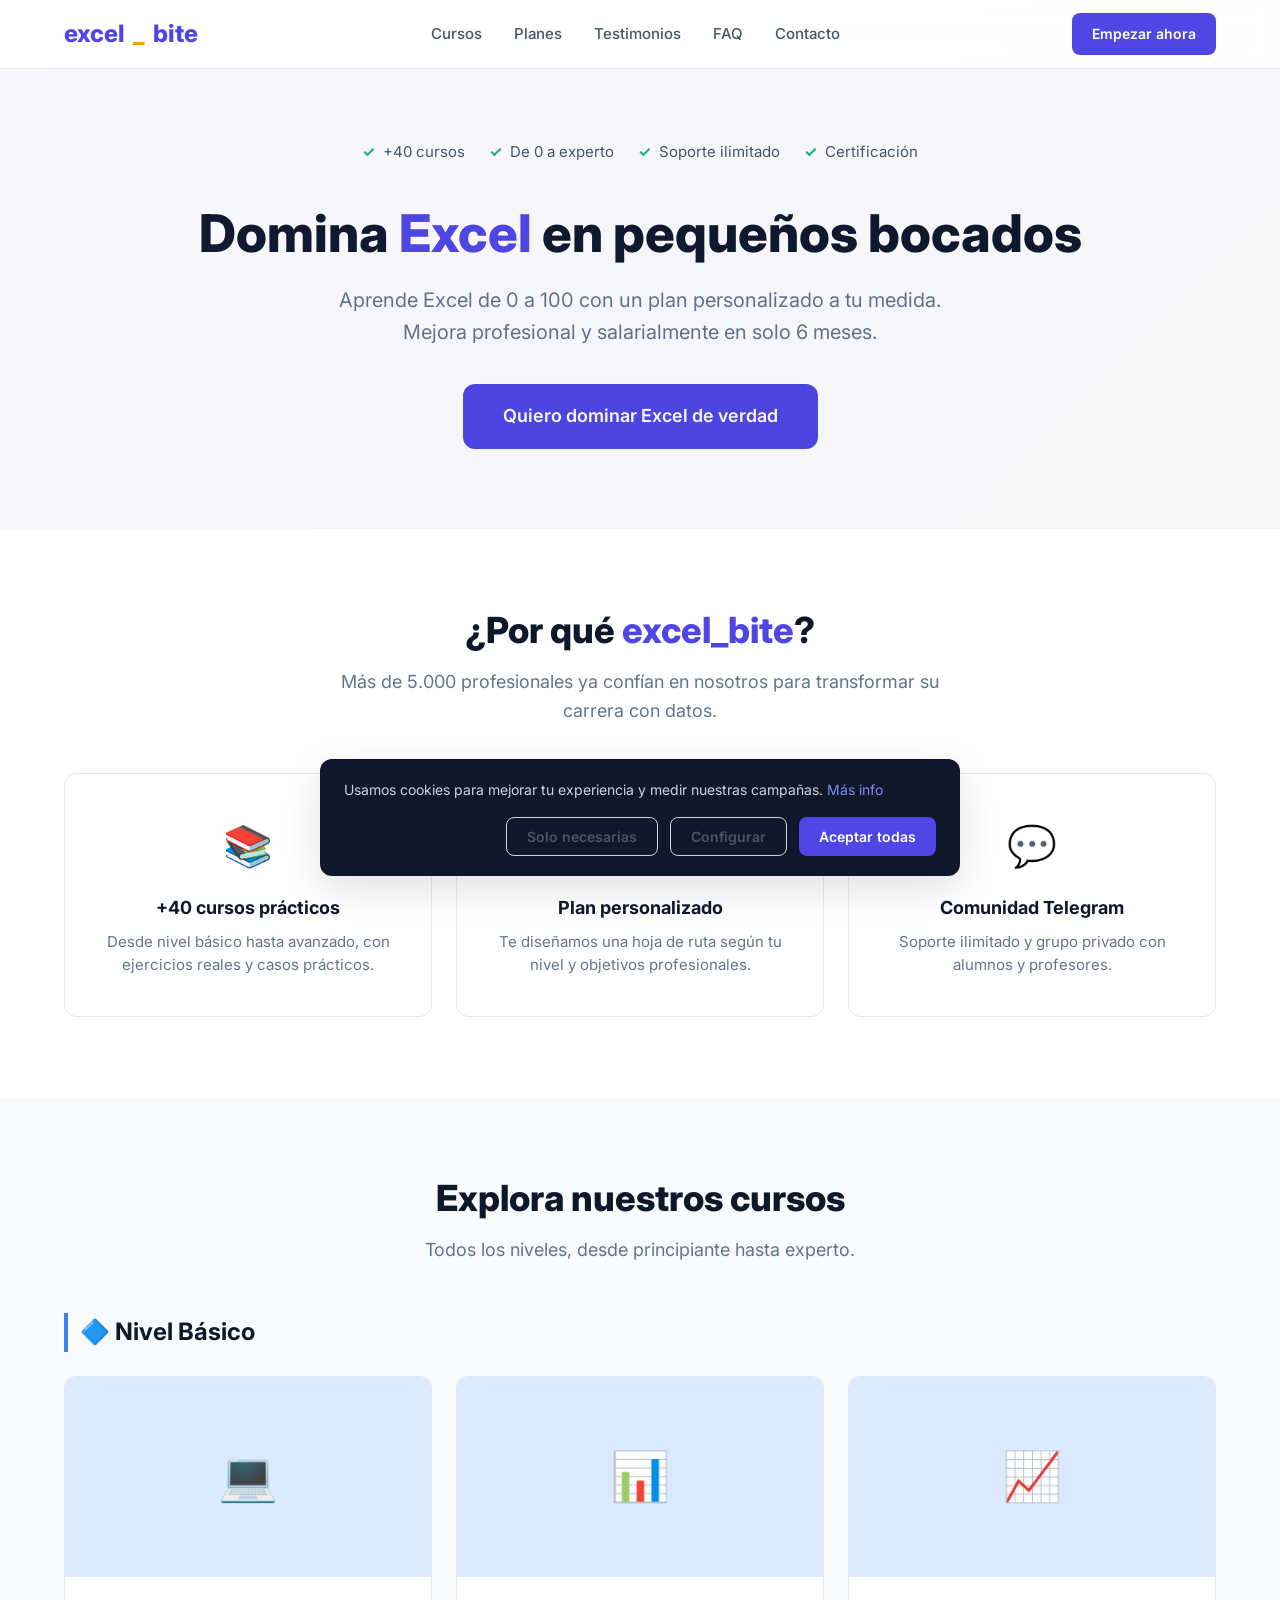
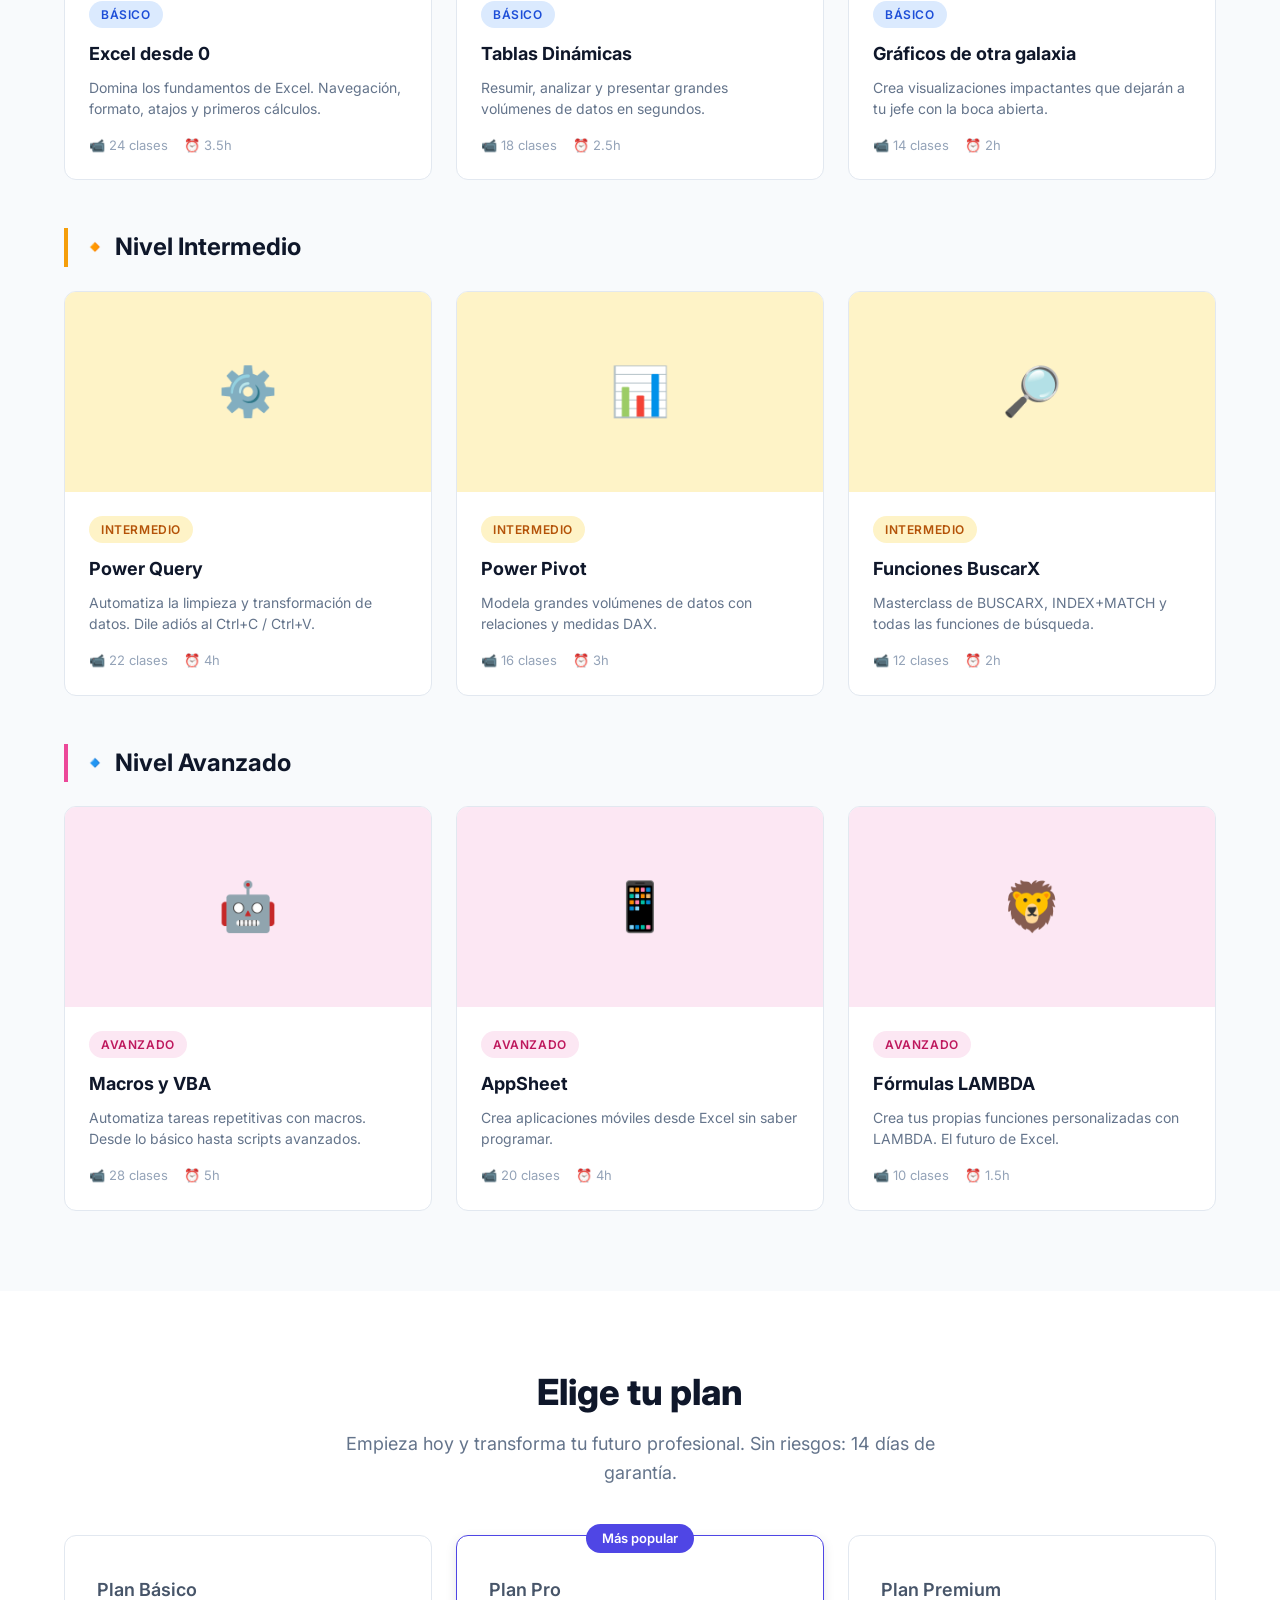
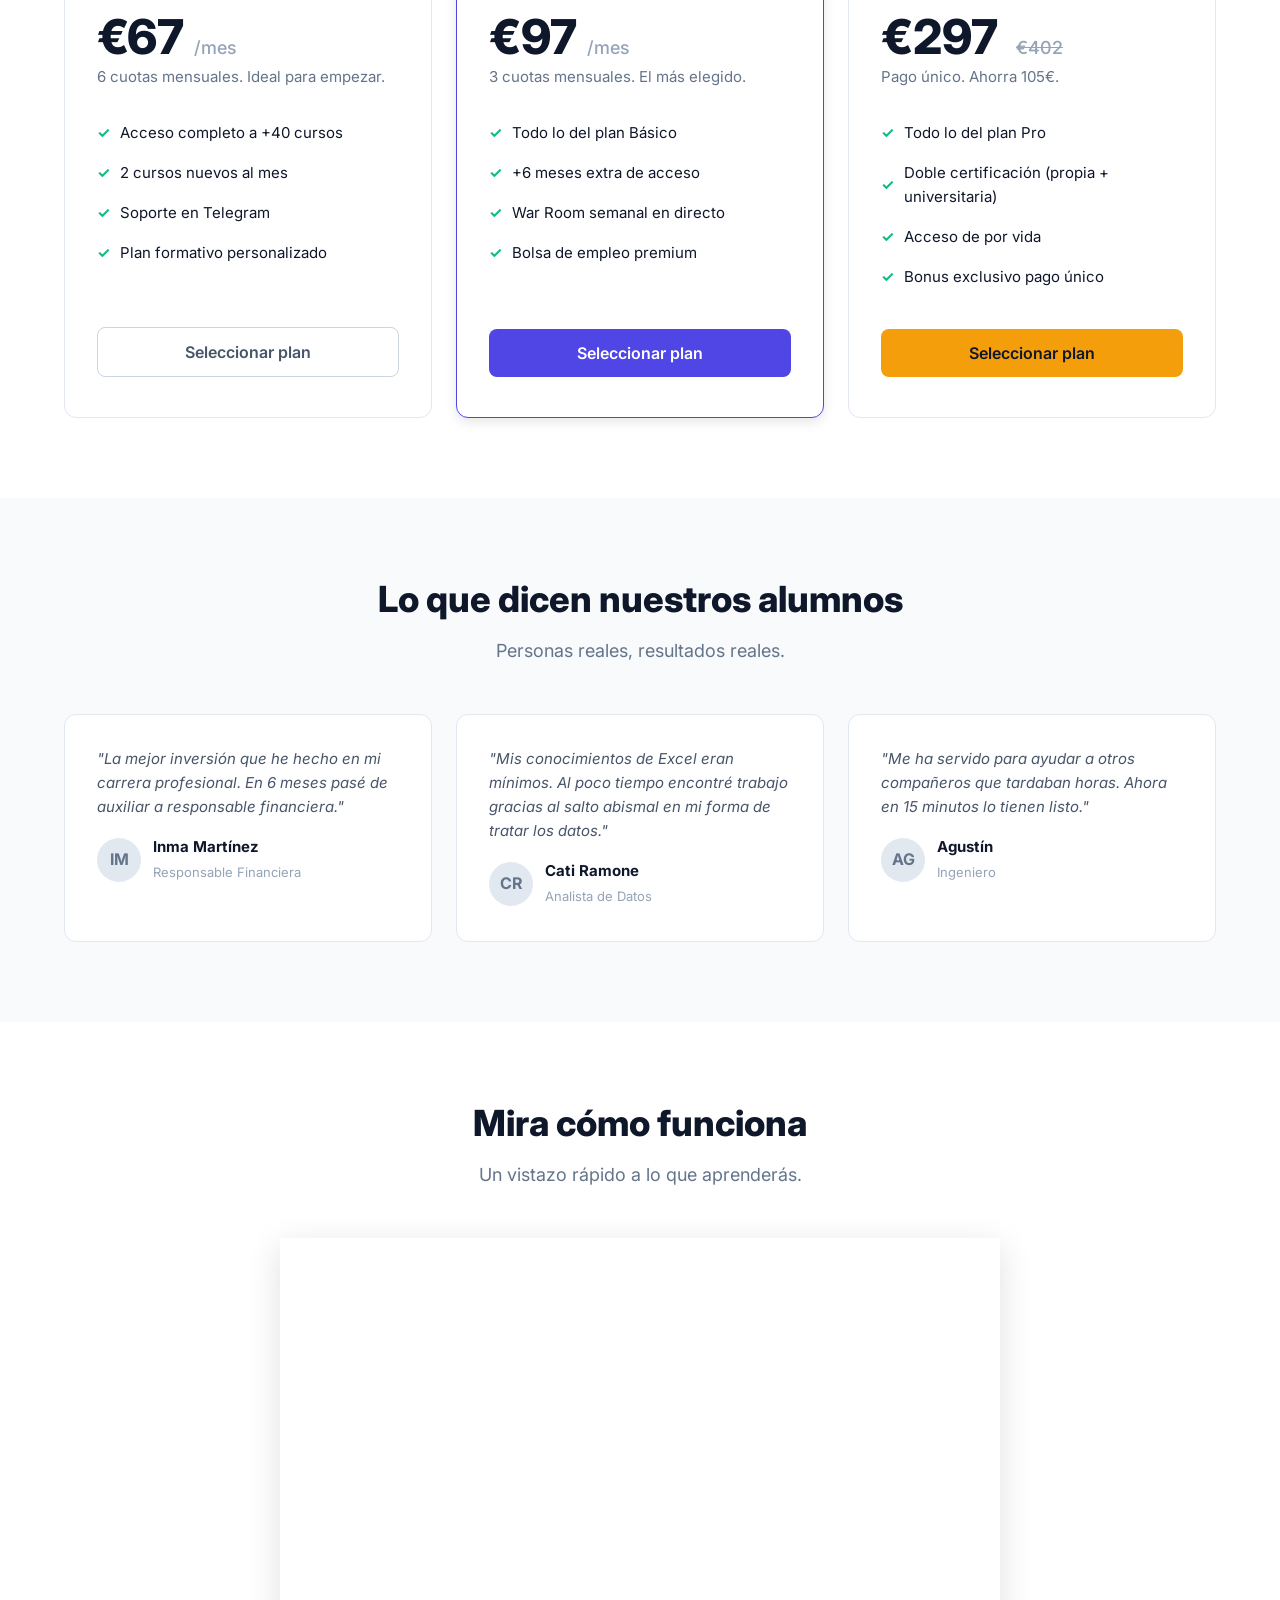
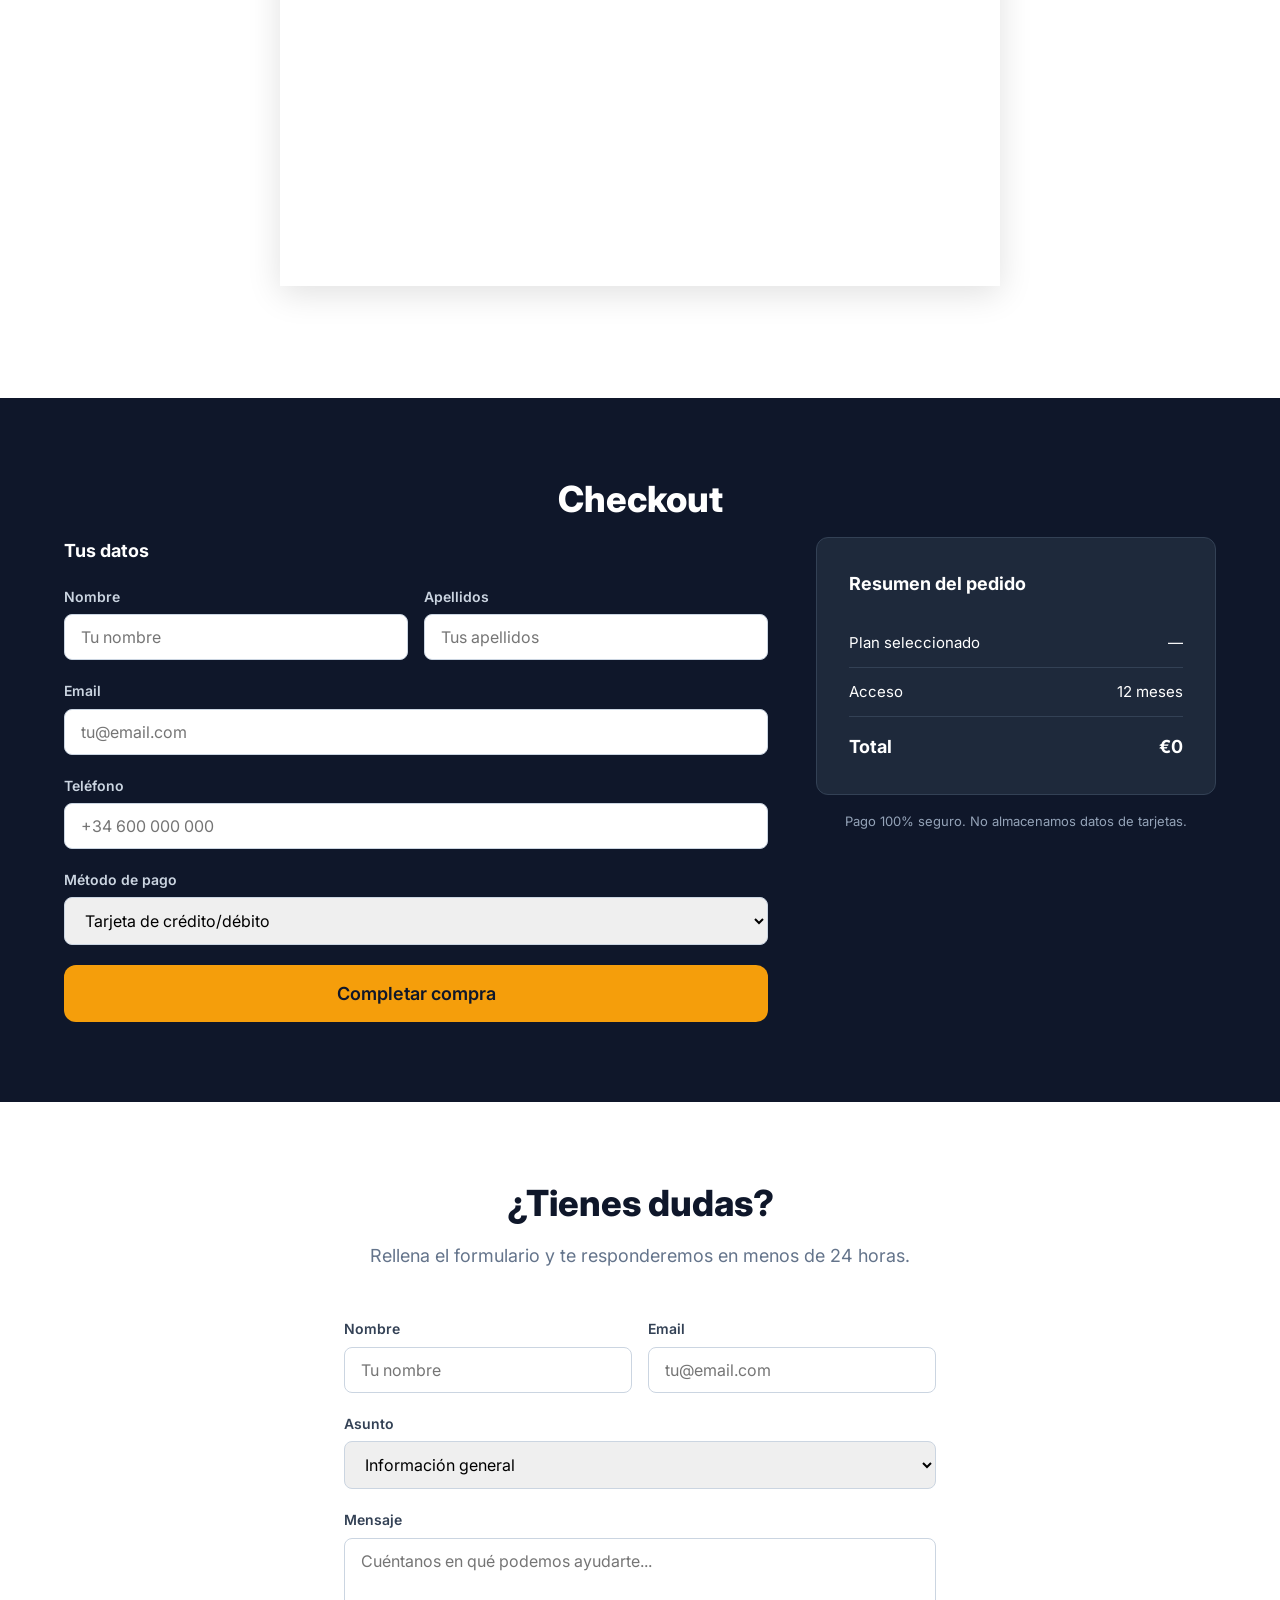
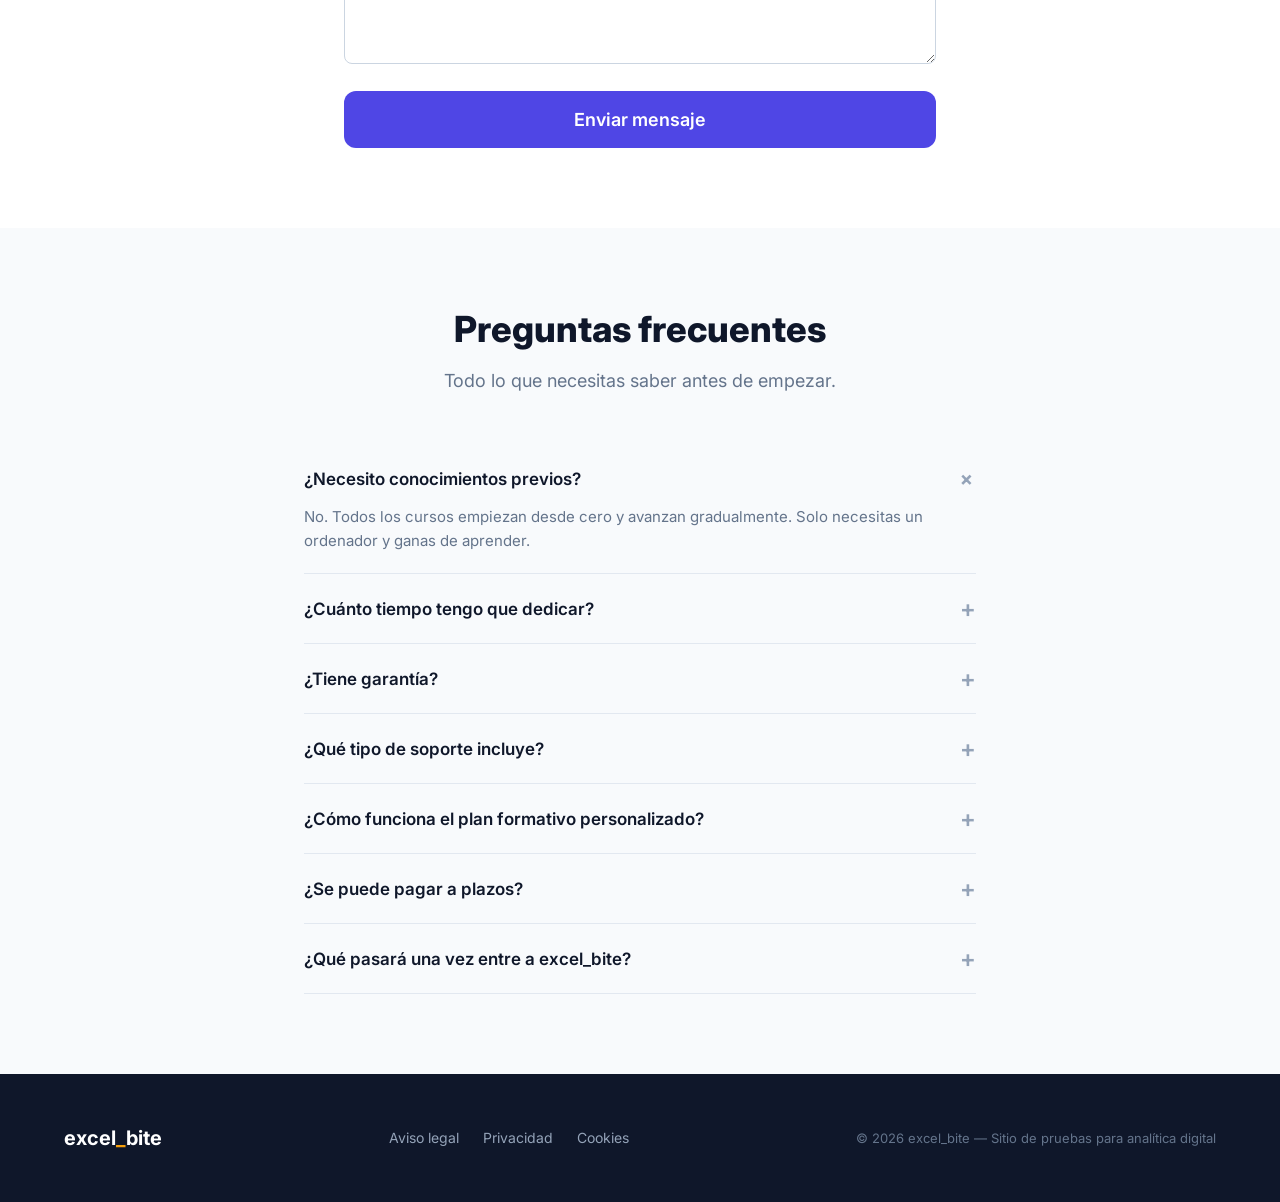
<file: index.html>
<!DOCTYPE html>
<html lang="es">
<head>
  <meta charset="UTF-8">
  <meta name="viewport" content="width=device-width, initial-scale=1.0">
  <title>excel_bite — Domina Excel en pequeños bocados</title>
  <link rel="preconnect" href="https://fonts.googleapis.com">
  <link rel="preconnect" href="https://fonts.gstatic.com" crossorigin>
  <link href="https://fonts.googleapis.com/css2?family=Inter:wght@400;500;600;700;800&display=swap" rel="stylesheet" media="print" onload="this.media='all'">
  <link rel="stylesheet" href="./css/style.css">

  <!-- dataLayer + gtag (must be first) -->
  <script>window.dataLayer = window.dataLayer || []; function gtag(){dataLayer.push(arguments);}</script>

  <!-- Consent Mode v2 defaults (before GTM so tags see the state) -->
  <script src="./js/consent.js" defer></script>

  <!-- Google Tag Manager -->
  <script>(function(w,d,s,l,i){w[l]=w[l]||[];w[l].push({'gtm.start':
new Date().getTime(),event:'gtm.js'});var f=d.getElementsByTagName(s)[0],
j=d.createElement(s),dl=l!='dataLayer'?'&l='+l:'';j.async=true;j.src=
'https://www.googletagmanager.com/gtm.js?id='+i+dl;f.parentNode.insertBefore(j,f);
})(window,document,'script','dataLayer','GTM-WW42RP2T');</script>
  <!-- End Google Tag Manager -->
</head>
<body>
  <!-- Google Tag Manager (noscript) -->
  <noscript><iframe src="https://www.googletagmanager.com/ns.html?id=GTM-WW42RP2T"
height="0" width="0" style="display:none;visibility:hidden"></iframe></noscript>
  <!-- End Google Tag Manager (noscript) -->

  <!-- ===== COOKIE BANNER (se inyecta por JS) ===== -->

  <!-- ===== NAV ===== -->
  <nav class="navbar">
    <div class="container">
      <a href="#" class="navbar-logo">excel<span>_</span>bite</a>
      <div class="navbar-links" id="nav-menu">
        <a href="#cursos">Cursos</a>
        <a href="#precios">Planes</a>
        <a href="#testimonios">Testimonios</a>
        <a href="#faq">FAQ</a>
        <a href="#contacto">Contacto</a>
      </div>
      <div class="navbar-actions">
        <a href="#precios" class="btn btn-sm btn-primary">Empezar ahora</a>
        <button class="nav-toggle" id="nav-toggle" aria-label="Menú">&#9776;</button>
      </div>
    </div>
  </nav>

  <!-- ===== HERO ===== -->
  <section class="hero" id="hero">
    <div class="hero-bg"></div>
    <div class="container">
      <div class="hero-badges">
        <span class="hero-badge"><span class="icon">&#10003;</span> +40 cursos</span>
        <span class="hero-badge"><span class="icon">&#10003;</span> De 0 a experto</span>
        <span class="hero-badge"><span class="icon">&#10003;</span> Soporte ilimitado</span>
        <span class="hero-badge"><span class="icon">&#10003;</span> Certificación</span>
      </div>
      <h1>Domina <span>Excel</span> en pequeños bocados</h1>
      <p>Aprende Excel de 0 a 100 con un plan personalizado a tu medida. Mejora profesional y salarialmente en solo 6 meses.</p>
      <a href="#precios" class="btn btn-primary btn-lg" data-track="hero-cta" data-category="cta">Quiero dominar Excel de verdad</a>
    </div>
  </section>

  <!-- ===== BENEFICIOS ===== -->
  <section class="section" id="beneficios">
    <div class="container text-center">
      <h2 class="section-title">¿Por qué <span style="color:var(--c-primary)">excel_bite</span>?</h2>
      <p class="section-subtitle mx-auto">Más de 5.000 profesionales ya confían en nosotros para transformar su carrera con datos.</p>
    </div>
    <div class="container features-grid">
      <div class="feature-card">
        <div class="feature-icon">&#128218;</div>
        <h3>+40 cursos prácticos</h3>
        <p>Desde nivel básico hasta avanzado, con ejercicios reales y casos prácticos.</p>
      </div>
      <div class="feature-card">
        <div class="feature-icon">&#128179;</div>
        <h3>Plan personalizado</h3>
        <p>Te diseñamos una hoja de ruta según tu nivel y objetivos profesionales.</p>
      </div>
      <div class="feature-card">
        <div class="feature-icon">&#128172;</div>
        <h3>Comunidad Telegram</h3>
        <p>Soporte ilimitado y grupo privado con alumnos y profesores.</p>
      </div>
    </div>
  </section>

  <!-- ===== CURSOS ===== -->
  <section class="section section-gray" id="cursos">
    <div class="container text-center">
      <h2 class="section-title">Explora nuestros cursos</h2>
      <p class="section-subtitle mx-auto">Todos los niveles, desde principiante hasta experto.</p>
    </div>

    <div class="container">
      <h3 class="level-title level-basico">&#128311; Nivel Básico</h3>
      <div class="courses-grid">
        <div class="course-card" data-course="curso-excel-0" data-course-name="Excel desde 0" data-level="Básico">
          <div class="course-card-img" style="background:#DBEAFE">&#128187;</div>
          <div class="course-card-body">
            <span class="course-card-tag tag-basico">Básico</span>
            <h4 class="course-card-title">Excel desde 0</h4>
            <p class="course-card-desc">Domina los fundamentos de Excel. Navegación, formato, atajos y primeros cálculos.</p>
            <div class="course-card-meta"><span>&#128249; 24 clases</span><span>&#9200; 3.5h</span></div>
          </div>
        </div>
        <div class="course-card" data-course="curso-tablas-dinamicas" data-course-name="Tablas Dinámicas" data-level="Básico">
          <div class="course-card-img" style="background:#DBEAFE">&#128202;</div>
          <div class="course-card-body">
            <span class="course-card-tag tag-basico">Básico</span>
            <h4 class="course-card-title">Tablas Dinámicas</h4>
            <p class="course-card-desc">Resumir, analizar y presentar grandes volúmenes de datos en segundos.</p>
            <div class="course-card-meta"><span>&#128249; 18 clases</span><span>&#9200; 2.5h</span></div>
          </div>
        </div>
        <div class="course-card" data-course="curso-graficos" data-course-name="Gráficos de otra galaxia" data-level="Básico">
          <div class="course-card-img" style="background:#DBEAFE">&#128200;</div>
          <div class="course-card-body">
            <span class="course-card-tag tag-basico">Básico</span>
            <h4 class="course-card-title">Gráficos de otra galaxia</h4>
            <p class="course-card-desc">Crea visualizaciones impactantes que dejarán a tu jefe con la boca abierta.</p>
            <div class="course-card-meta"><span>&#128249; 14 clases</span><span>&#9200; 2h</span></div>
          </div>
        </div>
      </div>

      <h3 class="level-title level-intermedio">&#128312; Nivel Intermedio</h3>
      <div class="courses-grid">
        <div class="course-card" data-course="curso-power-query" data-course-name="Power Query" data-level="Intermedio">
          <div class="course-card-img" style="background:#FEF3C7">&#9881;&#65039;</div>
          <div class="course-card-body">
            <span class="course-card-tag tag-intermedio">Intermedio</span>
            <h4 class="course-card-title">Power Query</h4>
            <p class="course-card-desc">Automatiza la limpieza y transformación de datos. Dile adiós al Ctrl+C / Ctrl+V.</p>
            <div class="course-card-meta"><span>&#128249; 22 clases</span><span>&#9200; 4h</span></div>
          </div>
        </div>
        <div class="course-card" data-course="curso-power-pivot" data-course-name="Power Pivot" data-level="Intermedio">
          <div class="course-card-img" style="background:#FEF3C7">&#128202;</div>
          <div class="course-card-body">
            <span class="course-card-tag tag-intermedio">Intermedio</span>
            <h4 class="course-card-title">Power Pivot</h4>
            <p class="course-card-desc">Modela grandes volúmenes de datos con relaciones y medidas DAX.</p>
            <div class="course-card-meta"><span>&#128249; 16 clases</span><span>&#9200; 3h</span></div>
          </div>
        </div>
        <div class="course-card" data-course="curso-buscarx" data-course-name="Funciones BuscarX" data-level="Intermedio">
          <div class="course-card-img" style="background:#FEF3C7">&#128270;</div>
          <div class="course-card-body">
            <span class="course-card-tag tag-intermedio">Intermedio</span>
            <h4 class="course-card-title">Funciones BuscarX</h4>
            <p class="course-card-desc">Masterclass de BUSCARX, INDEX+MATCH y todas las funciones de búsqueda.</p>
            <div class="course-card-meta"><span>&#128249; 12 clases</span><span>&#9200; 2h</span></div>
          </div>
        </div>
      </div>

      <h3 class="level-title level-avanzado">&#128313; Nivel Avanzado</h3>
      <div class="courses-grid">
        <div class="course-card" data-course="curso-macros" data-course-name="Macros y VBA" data-level="Avanzado">
          <div class="course-card-img" style="background:#FCE7F3">&#129302;</div>
          <div class="course-card-body">
            <span class="course-card-tag tag-avanzado">Avanzado</span>
            <h4 class="course-card-title">Macros y VBA</h4>
            <p class="course-card-desc">Automatiza tareas repetitivas con macros. Desde lo básico hasta scripts avanzados.</p>
            <div class="course-card-meta"><span>&#128249; 28 clases</span><span>&#9200; 5h</span></div>
          </div>
        </div>
        <div class="course-card" data-course="curso-appsheet" data-course-name="AppSheet" data-level="Avanzado">
          <div class="course-card-img" style="background:#FCE7F3">&#128241;</div>
          <div class="course-card-body">
            <span class="course-card-tag tag-avanzado">Avanzado</span>
            <h4 class="course-card-title">AppSheet</h4>
            <p class="course-card-desc">Crea aplicaciones móviles desde Excel sin saber programar.</p>
            <div class="course-card-meta"><span>&#128249; 20 clases</span><span>&#9200; 4h</span></div>
          </div>
        </div>
        <div class="course-card" data-course="curso-lambda" data-course-name="Fórmulas LAMBDA" data-level="Avanzado">
          <div class="course-card-img" style="background:#FCE7F3">&#129409;</div>
          <div class="course-card-body">
            <span class="course-card-tag tag-avanzado">Avanzado</span>
            <h4 class="course-card-title">Fórmulas LAMBDA</h4>
            <p class="course-card-desc">Crea tus propias funciones personalizadas con LAMBDA. El futuro de Excel.</p>
            <div class="course-card-meta"><span>&#128249; 10 clases</span><span>&#9200; 1.5h</span></div>
          </div>
        </div>
      </div>
    </div>
  </section>

  <!-- ===== PRECIOS ===== -->
  <section class="section" id="precios">
    <div class="container text-center">
      <h2 class="section-title">Elige tu plan</h2>
      <p class="section-subtitle mx-auto">Empieza hoy y transforma tu futuro profesional. Sin riesgos: 14 días de garantía.</p>
    </div>
    <div class="container plans-grid">
      <div class="plan-card">
        <div class="plan-name">Plan Básico</div>
        <div class="plan-price">&euro;67 <span>/mes</span></div>
        <div class="plan-desc">6 cuotas mensuales. Ideal para empezar.</div>
        <ul class="plan-features">
          <li>Acceso completo a +40 cursos</li>
          <li>2 cursos nuevos al mes</li>
          <li>Soporte en Telegram</li>
          <li>Plan formativo personalizado</li>
        </ul>
        <button class="btn btn-ghost btn-block select-plan-btn" data-plan="basico" data-track="select-plan-basico">Seleccionar plan</button>
      </div>
      <div class="plan-card featured">
        <div class="plan-name">Plan Pro</div>
        <div class="plan-price">&euro;97 <span>/mes</span></div>
        <div class="plan-desc">3 cuotas mensuales. El más elegido.</div>
        <ul class="plan-features">
          <li>Todo lo del plan Básico</li>
          <li>+6 meses extra de acceso</li>
          <li>War Room semanal en directo</li>
          <li>Bolsa de empleo premium</li>
        </ul>
        <button class="btn btn-primary btn-block select-plan-btn" data-plan="pro" data-track="select-plan-pro">Seleccionar plan</button>
      </div>
      <div class="plan-card">
        <div class="plan-name">Plan Premium</div>
        <div class="plan-price">&euro;297 <span class="plan-old-price">&euro;402</span></div>
        <div class="plan-desc">Pago único. Ahorra 105&euro;.</div>
        <ul class="plan-features">
          <li>Todo lo del plan Pro</li>
          <li>Doble certificación (propia + universitaria)</li>
          <li>Acceso de por vida</li>
          <li>Bonus exclusivo pago único</li>
        </ul>
        <button class="btn btn-accent btn-block select-plan-btn" data-plan="premium" data-track="select-plan-premium">Seleccionar plan</button>
      </div>
    </div>
  </section>

  <!-- ===== TESTIMONIOS ===== -->
  <section class="section section-gray" id="testimonios">
    <div class="container text-center">
      <h2 class="section-title">Lo que dicen nuestros alumnos</h2>
      <p class="section-subtitle mx-auto">Personas reales, resultados reales.</p>
    </div>
    <div class="container testimonials-grid">
      <div class="testimonial-card">
        <p>"La mejor inversión que he hecho en mi carrera profesional. En 6 meses pasé de auxiliar a responsable financiera."</p>
        <div class="testimonial-author">
          <div class="testimonial-author-avatar">IM</div>
          <div><strong>Inma Martínez</strong><span>Responsable Financiera</span></div>
        </div>
      </div>
      <div class="testimonial-card">
        <p>"Mis conocimientos de Excel eran mínimos. Al poco tiempo encontré trabajo gracias al salto abismal en mi forma de tratar los datos."</p>
        <div class="testimonial-author">
          <div class="testimonial-author-avatar">CR</div>
          <div><strong>Cati Ramone</strong><span>Analista de Datos</span></div>
        </div>
      </div>
      <div class="testimonial-card">
        <p>"Me ha servido para ayudar a otros compañeros que tardaban horas. Ahora en 15 minutos lo tienen listo."</p>
        <div class="testimonial-author">
          <div class="testimonial-author-avatar">AG</div>
          <div><strong>Agustín</strong><span>Ingeniero</span></div>
        </div>
      </div>
    </div>
  </section>

  <!-- ===== VIDEO ===== -->
  <section class="section" id="video">
    <div class="container text-center">
      <h2 class="section-title">Mira cómo funciona</h2>
      <p class="section-subtitle mx-auto">Un vistazo rápido a lo que aprenderás.</p>
      <div class="video-wrapper" style="max-width:720px;margin:2rem auto;position:relative;padding-bottom:56.25%;height:0;overflow:hidden;border-radius:var(--radius-md);box-shadow:0 8px 32px rgba(0,0,0,.12);">
        <iframe src="https://www.youtube.com/embed/kdMiEHV19yI?si=aBcDeFgHiJkLmNoP" 
title="Excel Tutorial" loading="lazy" style="position:absolute;top:0;left:0;width:100%;height:100%;border:0;" allow="accelerometer; 
autoplay; clipboard-write; encrypted-media; gyroscope; picture-in-picture" allowfullscreen></iframe>
      </div>
    </div>
  </section>

  <!-- ===== CHECKOUT SIMULADO ===== -->
  <section class="section section-dark" id="checkout">
    <div class="container">
      <h2 class="section-title text-center" style="color:#fff">Checkout</h2>
      <div class="checkout-grid">
        <div>
          <h3 style="font-size:1.125rem;font-weight:700;margin-bottom:20px;color:#fff">Tus datos</h3>
          <form id="checkout-form">
            <div class="form-row">
              <div class="form-group">
                <label for="nombre">Nombre</label>
                <input type="text" id="nombre" class="form-input" placeholder="Tu nombre" required>
              </div>
              <div class="form-group">
                <label for="apellidos">Apellidos</label>
                <input type="text" id="apellidos" class="form-input" placeholder="Tus apellidos" required>
              </div>
            </div>
            <div class="form-group">
              <label for="email-checkout">Email</label>
              <input type="email" id="email-checkout" class="form-input" placeholder="tu@email.com" required>
            </div>
            <div class="form-group">
              <label for="telefono">Teléfono</label>
              <input type="tel" id="telefono" class="form-input" placeholder="+34 600 000 000">
            </div>
            <div class="form-group">
              <label for="metodo-pago">Método de pago</label>
              <select id="metodo-pago" class="form-input">
                <option>Tarjeta de crédito/débito</option>
                <option>PayPal</option>
                <option>Transferencia bancaria</option>
              </select>
            </div>
            <button type="submit" class="btn btn-accent btn-lg btn-block" data-track="completar-compra" data-category="purchase">
              Completar compra
            </button>
          </form>
        </div>
        <div>
          <div class="order-summary">
            <h3>Resumen del pedido</h3>
            <div class="order-item">
              <span>Plan seleccionado</span>
              <span id="order-plan-name">—</span>
            </div>
            <div class="order-item">
              <span>Acceso</span>
              <span>12 meses</span>
            </div>
            <div class="order-total">
              <span>Total</span>
              <span id="order-total-price">&euro;0</span>
            </div>
          </div>
          <p style="font-size:.8125rem;color:var(--c-gray-400);margin-top:16px;text-align:center">
            Pago 100% seguro. No almacenamos datos de tarjetas.
          </p>
        </div>
      </div>
    </div>
  </section>

  <!-- ===== CONTACTO ===== -->
  <section class="section" id="contacto">
    <div class="container text-center">
      <h2 class="section-title">¿Tienes dudas?</h2>
      <p class="section-subtitle mx-auto">Rellena el formulario y te responderemos en menos de 24 horas.</p>
    </div>
    <div class="container" style="max-width:640px">
      <form id="contact-form">
        <div class="form-row">
          <div class="form-group">
            <label for="contact-nombre">Nombre</label>
            <input type="text" id="contact-nombre" class="form-input" placeholder="Tu nombre" required>
          </div>
          <div class="form-group">
            <label for="contact-email">Email</label>
            <input type="email" id="contact-email" class="form-input" placeholder="tu@email.com" required>
          </div>
        </div>
        <div class="form-group">
          <label for="asunto">Asunto</label>
          <select id="asunto" class="form-input">
            <option>Información general</option>
            <option>Duda sobre cursos</option>
            <option>Facturación</option>
            <option>Otros</option>
          </select>
        </div>
        <div class="form-group">
          <label for="mensaje">Mensaje</label>
          <textarea id="mensaje" class="form-input" rows="5" placeholder="Cuéntanos en qué podemos ayudarte..." required></textarea>
        </div>
        <button type="submit" class="btn btn-primary btn-lg btn-block" data-track="enviar-contacto" data-category="form">
          Enviar mensaje
        </button>
      </form>
      <p id="contact-success" style="display:none;margin-top:24px;padding:16px;background:#ECFDF5;color:#065F46;border-radius:var(--radius-sm);text-align:center">
        &#10003; Mensaje enviado correctamente. Te responderemos pronto.
      </p>
    </div>
  </section>

  <!-- ===== FAQ ===== -->
  <section class="section section-gray" id="faq">
    <div class="container text-center">
      <h2 class="section-title">Preguntas frecuentes</h2>
      <p class="section-subtitle mx-auto">Todo lo que necesitas saber antes de empezar.</p>
    </div>
    <div class="container faq-list">
      <div class="faq-item open">
        <button class="faq-question">¿Necesito conocimientos previos?</button>
        <div class="faq-answer">No. Todos los cursos empiezan desde cero y avanzan gradualmente. Solo necesitas un ordenador y ganas de aprender.</div>
      </div>
      <div class="faq-item">
        <button class="faq-question">¿Cuánto tiempo tengo que dedicar?</button>
        <div class="faq-answer">Con 45 minutos a la semana es suficiente para notar avances. Tú marcas tu propio ritmo.</div>
      </div>
      <div class="faq-item">
        <button class="faq-question">¿Tiene garantía?</button>
        <div class="faq-answer">Sí, tienes 14 días para probar la escuela. Si no es lo que esperabas, te devolvemos el 100% sin preguntas.</div>
      </div>
      <div class="faq-item">
        <button class="faq-question">¿Qué tipo de soporte incluye?</button>
        <div class="faq-answer">Soporte personalizado e ilimitado vía Telegram. Además de sesiones en directo semanales (War Room).</div>
      </div>
      <div class="faq-item">
        <button class="faq-question">¿Cómo funciona el plan formativo personalizado?</button>
        <div class="faq-answer">Al apuntarte te haremos una prueba de nivel y un formulario para conocer tus objetivos. Te diseñaremos una hoja de ruta a medida.</div>
      </div>
      <div class="faq-item">
        <button class="faq-question">¿Se puede pagar a plazos?</button>
        <div class="faq-answer">Sí. El plan Básico son 6 cuotas de 67€, el Pro 3 cuotas de 97€, y el Premium es un pago único de 297€ con ahorro de 105€.</div>
      </div>
      <div class="faq-item">
        <button class="faq-question">¿Qué pasará una vez entre a excel_bite?</button>
        <div class="faq-answer">Te envío el acceso manualmente y te mando una prueba de nivel. Después te propongo tu hoja de ruta personalizada.</div>
      </div>
    </div>
  </section>

  <!-- ===== FOOTER ===== -->
  <footer class="footer">
    <div class="container">
      <div style="font-weight:700;font-size:1.25rem">excel<span style="color:var(--c-accent)">_</span>bite</div>
      <div style="display:flex;gap:24px;font-size:.875rem">
        <a href="#">Aviso legal</a>
        <a href="#">Privacidad</a>
        <a href="#" onclick="event.preventDefault();window.ConsentManager&&document.getElementById('cookie-banner')===null&&location.reload()">Cookies</a>
      </div>
      <div style="font-size:.8125rem;color:var(--c-gray-500)">&copy; 2026 excel_bite &mdash; Sitio de pruebas para analítica digital</div>
    </div>
  </footer>

  <script src="./js/main.js"></script>
  <script>
    // FAQ toggle
    document.querySelectorAll('.faq-question').forEach(btn => {
      btn.addEventListener('click', () => btn.closest('.faq-item').classList.toggle('open'));
    });

    // Checkout logic
    let selectedPlan = null;
    const planNames = { basico: 'Plan Básico', pro: 'Plan Pro', premium: 'Plan Premium' };
    const planPrices = { basico: 67, pro: 97, premium: 297 };

    document.querySelectorAll('.select-plan-btn').forEach(btn => {
      btn.addEventListener('click', () => {
        selectedPlan = btn.dataset.plan;
        document.getElementById('order-plan-name').textContent = planNames[selectedPlan];
        document.getElementById('order-total-price').textContent = '€' + planPrices[selectedPlan];
        document.getElementById('checkout').scrollIntoView({ behavior: 'smooth' });
      });
    });

    // Checkout form submit — redirect to Stripe Payment Links
    const stripeLinks = {
      basico: 'https://buy.stripe.com/test_00w9AT2jGby69CRdF94gg00',
      pro: 'https://buy.stripe.com/test_00w9AT2jGby69CRdF94gg00',
      premium: 'https://buy.stripe.com/test_00w9AT2jGby69CRdF94gg00'
    };

    document.getElementById('checkout-form').addEventListener('submit', function(e) {
      e.preventDefault();
      if (!selectedPlan) { alert('Seleccioná un plan primero.'); return; }
      window.location.href = stripeLinks[selectedPlan];
    });

    // Contact form submit
    document.getElementById('contact-form').addEventListener('submit', function(e) {
      e.preventDefault();
      window.location.href = './gracias.html?from=contacto';
    });

    // Course click events
    document.addEventListener('DOMContentLoaded', () => {
      document.querySelectorAll('[data-course]').forEach(el => {
        el.addEventListener('click', () => {
          window.dataLayer.push({ event: 'select_course', course_id: el.dataset.course, course_name: el.dataset.courseName || el.dataset.course });
        });
      });
    });
  </script>
</body>
</html>
</file>
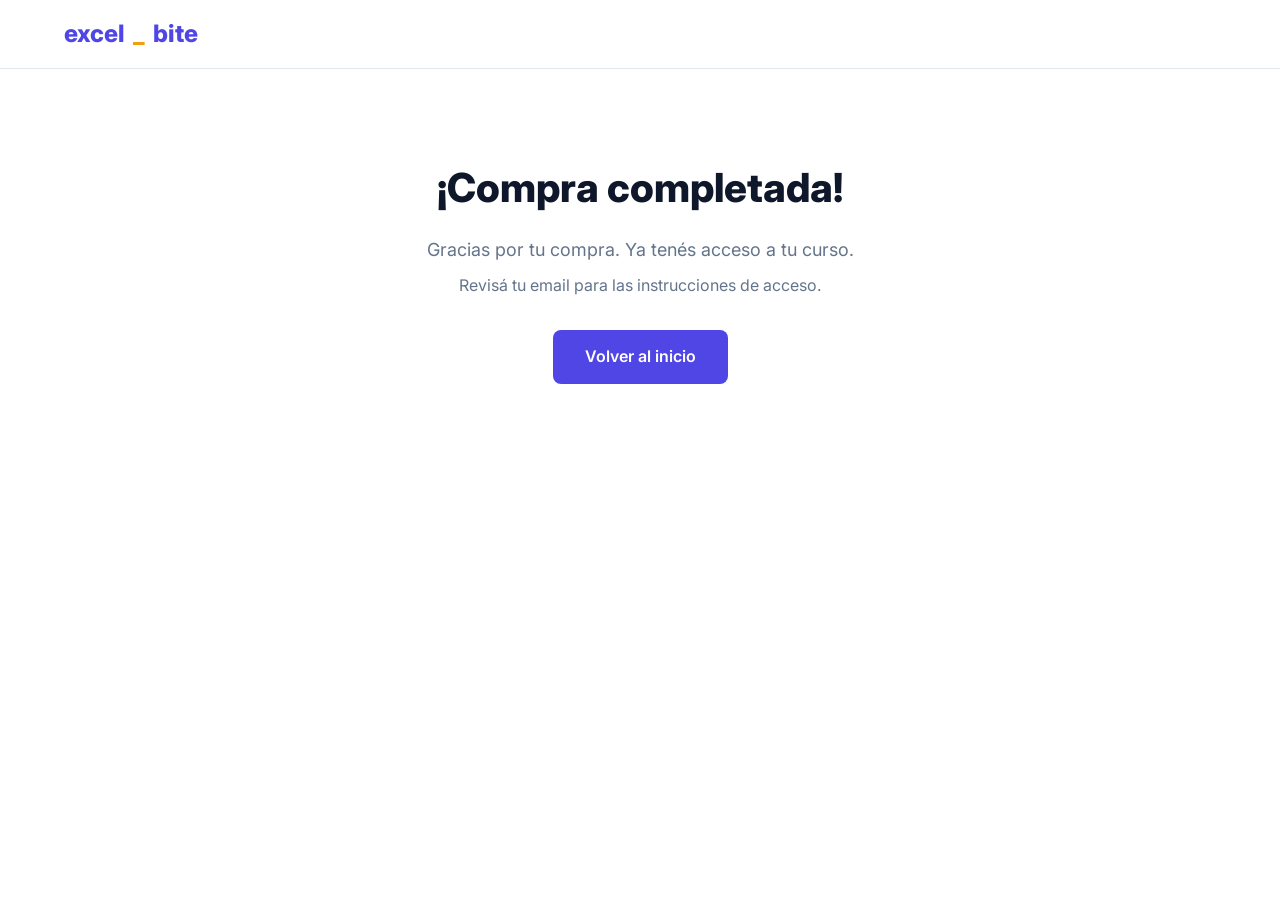
<file: gracias-compra.html>
<!DOCTYPE html>
<html lang="es">
<head>
  <meta charset="UTF-8">
  <meta name="viewport" content="width=device-width, initial-scale=1.0">
  <title>¡Compra completada! — excel_bite</title>
  <link rel="preconnect" href="https://fonts.googleapis.com">
  <link rel="preconnect" href="https://fonts.gstatic.com" crossorigin>
  <link href="https://fonts.googleapis.com/css2?family=Inter:wght@400;500;600;700;800&display=swap" rel="stylesheet">
  <link rel="stylesheet" href="./css/style.css">
  <!-- Google Tag Manager -->
  <script>(function(w,d,s,l,i){w[l]=w[l]||[];w[l].push({'gtm.start':
new Date().getTime(),event:'gtm.js'});var f=d.getElementsByTagName(s)[0],
j=d.createElement(s),dl=l!='dataLayer'?'&l='+l:'';j.async=true;j.src=
'https://www.googletagmanager.com/gtm.js?id='+i+dl;f.parentNode.insertBefore(j,f);
})(window,document,'script','dataLayer','GTM-WW42RP2T');</script>
  <!-- End Google Tag Manager -->
  <script>
    window.dataLayer = window.dataLayer || [];
    function gtag(){dataLayer.push(arguments);}
  </script>
</head>
<body>
  <!-- Google Tag Manager (noscript) -->
  <noscript><iframe src="https://www.googletagmanager.com/ns.html?id=GTM-WW42RP2T"
height="0" width="0" style="display:none;visibility:hidden"></iframe></noscript>
  <!-- End Google Tag Manager (noscript) -->
  <nav class="navbar">
    <div class="container">
      <a href="./index.html" class="navbar-logo">excel<span>_</span>bite</a>
    </div>
  </nav>

  <section style="min-height:60vh;display:flex;align-items:center;justify-content:center;text-align:center;padding:4rem 1rem;">
    <div>
      <h1 style="font-size:2.5rem;font-weight:800;margin-bottom:1rem;">¡Compra completada!</h1>
      <p style="font-size:1.125rem;color:var(--c-gray-500);margin-bottom:0.5rem;">Gracias por tu compra. Ya tenés acceso a tu curso.</p>
      <p style="font-size:1rem;color:var(--c-gray-500);margin-bottom:2rem;">Revisá tu email para las instrucciones de acceso.</p>
      <a href="./index.html" class="btn btn-primary">Volver al inicio</a>
    </div>
  </section>

  <script>
    // GA4 purchase event — GTM listens for this dataLayer push
    const params = new URLSearchParams(window.location.search);
    window.dataLayer.push({
      event: 'purchase',
      transaction_id: params.get('session_id') || 'unknown',
      value: parseFloat(params.get('value')) || 0,
      currency: params.get('currency') || 'EUR',
      items: [{
        item_id: params.get('item_id') || 'unknown',
        item_name: params.get('item_name') || 'Curso Excel',
        price: parseFloat(params.get('value')) || 0,
        quantity: 1
      }]
    });
  </script>
</body>
</html>
</file>
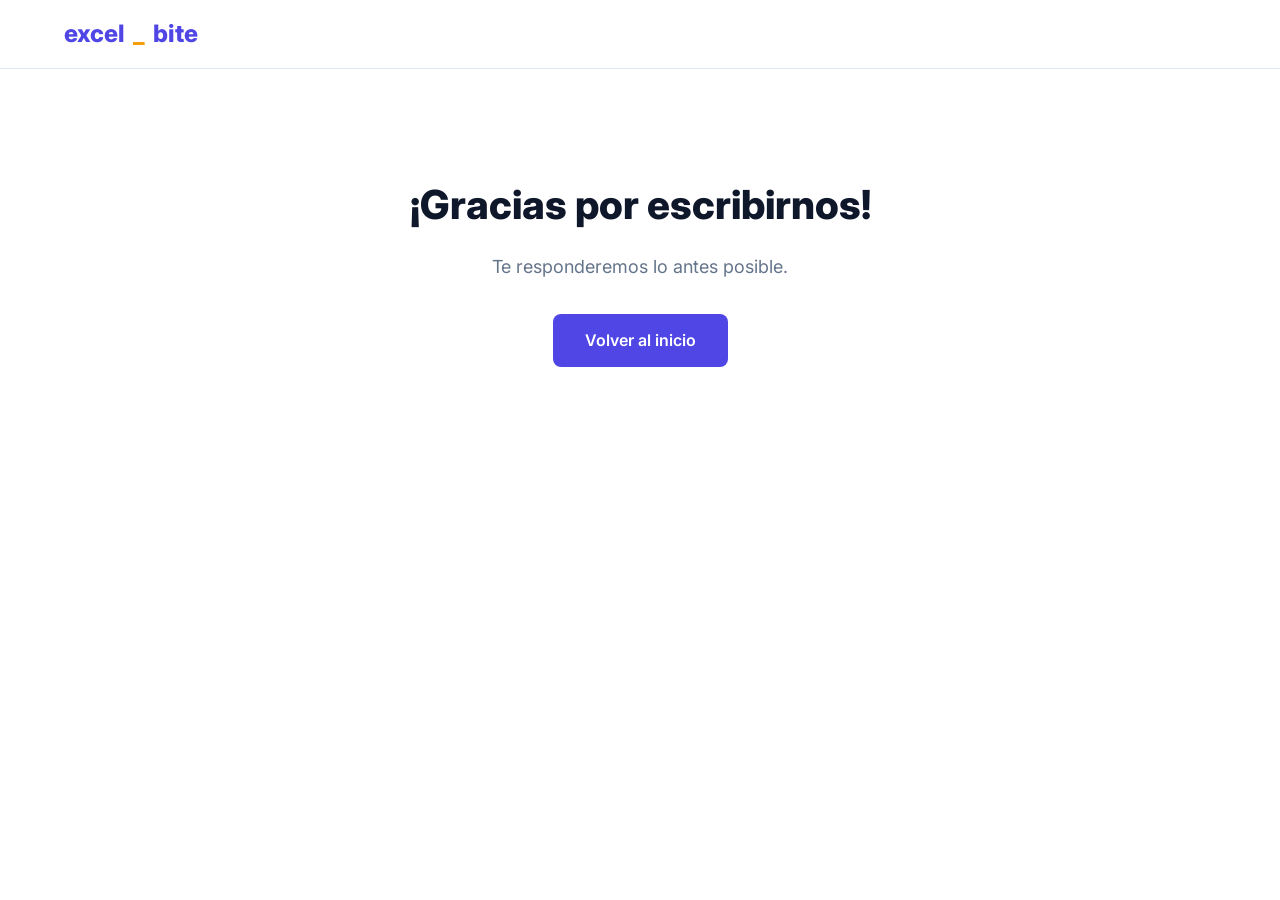
<file: gracias.html>
<!DOCTYPE html>
<html lang="es">
<head>
  <meta charset="UTF-8">
  <meta name="viewport" content="width=device-width, initial-scale=1.0">
  <title>Gracias — excel_bite</title>
  <link rel="preconnect" href="https://fonts.googleapis.com">
  <link rel="preconnect" href="https://fonts.gstatic.com" crossorigin>
  <link href="https://fonts.googleapis.com/css2?family=Inter:wght@400;500;600;700;800&display=swap" rel="stylesheet">
  <link rel="stylesheet" href="./css/style.css">
  <!-- Google Tag Manager -->
  <script>(function(w,d,s,l,i){w[l]=w[l]||[];w[l].push({'gtm.start':
new Date().getTime(),event:'gtm.js'});var f=d.getElementsByTagName(s)[0],
j=d.createElement(s),dl=l!='dataLayer'?'&l='+l:'';j.async=true;j.src=
'https://www.googletagmanager.com/gtm.js?id='+i+dl;f.parentNode.insertBefore(j,f);
})(window,document,'script','dataLayer','GTM-WW42RP2T');</script>
  <!-- End Google Tag Manager -->
  <script>
    window.dataLayer = window.dataLayer || [];
    function gtag(){dataLayer.push(arguments);}
  </script>
</head>
<body>
  <!-- Google Tag Manager (noscript) -->
  <noscript><iframe src="https://www.googletagmanager.com/ns.html?id=GTM-WW42RP2T"
height="0" width="0" style="display:none;visibility:hidden"></iframe></noscript>
  <!-- End Google Tag Manager (noscript) -->
  <nav class="navbar">
    <div class="container">
      <a href="./index.html" class="navbar-logo">excel<span>_</span>bite</a>
    </div>
  </nav>

  <section style="min-height:60vh;display:flex;align-items:center;justify-content:center;text-align:center;padding:4rem 1rem;">
    <div>
      <h1 style="font-size:2.5rem;font-weight:800;margin-bottom:1rem;">¡Gracias por escribirnos!</h1>
      <p style="font-size:1.125rem;color:var(--c-gray-500);margin-bottom:2rem;">Te responderemos lo antes posible.</p>
      <a href="./index.html" class="btn btn-primary">Volver al inicio</a>
    </div>
  </section>

  <script>
    window.dataLayer.push({ event: 'gracias_contacto' });
  </script>
</body>
</html>
</file>
<file: css/style.css>
/* ========== TOKENS ========== */
:root {
  --c-primary: #4F46E5;
  --c-primary-dark: #3730A3;
  --c-primary-light: #818CF8;
  --c-accent: #F59E0B;
  --c-accent-dark: #D97706;
  --c-dark: #0F172A;
  --c-dark-2: #1E293B;
  --c-gray-50: #F8FAFC;
  --c-gray-100: #F1F5F9;
  --c-gray-200: #E2E8F0;
  --c-gray-300: #CBD5E1;
  --c-gray-400: #94A3B8;
  --c-gray-500: #64748B;
  --c-gray-600: #475569;
  --c-gray-700: #334155;
  --c-gray-800: #1E293B;
  --c-white: #FFFFFF;
  --c-success: #10B981;
  --c-danger: #EF4444;
  --radius: 12px;
  --radius-sm: 8px;
  --radius-full: 9999px;
  --shadow-sm: 0 1px 3px rgba(0,0,0,.08);
  --shadow-md: 0 4px 12px rgba(0,0,0,.1);
  --shadow-lg: 0 12px 40px rgba(0,0,0,.12);
  --font: 'Inter', -apple-system, BlinkMacSystemFont, 'Segoe UI', Roboto, sans-serif;
  --max-w: 1200px;
}

/* ========== RESET ========== */
*, *::before, *::after { box-sizing: border-box; margin: 0; padding: 0; }
html { scroll-behavior: smooth; }
body { font-family: var(--font); color: var(--c-dark); background: var(--c-white); line-height: 1.6; -webkit-font-smoothing: antialiased; }
a { color: var(--c-primary); text-decoration: none; }
a:hover { color: var(--c-primary-dark); }
img { max-width: 100%; height: auto; display: block; }
ul { list-style: none; }

/* ========== UTILITIES ========== */
.container { max-width: var(--max-w); margin: 0 auto; padding: 0 24px; }
.section { padding: 80px 0; }
.section-dark { background: var(--c-dark); color: var(--c-white); }
.section-gray { background: var(--c-gray-50); }
.section-title { font-size: 2.25rem; font-weight: 800; line-height: 1.2; margin-bottom: 16px; }
.section-subtitle { font-size: 1.125rem; color: var(--c-gray-500); max-width: 600px; margin-bottom: 48px; }
.text-center { text-align: center; }
.mx-auto { margin-left: auto; margin-right: auto; }

/* ========== BUTTONS ========== */
.btn {
  display: inline-flex; align-items: center; justify-content: center; gap: 8px;
  font-family: var(--font); font-weight: 600; font-size: 1rem;
  padding: 14px 32px; border-radius: var(--radius-sm);
  border: none; cursor: pointer; transition: all .2s;
  white-space: nowrap;
}
.btn-primary { background: var(--c-primary); color: var(--c-white); }
.btn-primary:hover { background: var(--c-primary-dark); transform: translateY(-1px); box-shadow: var(--shadow-md); }
.btn-accent { background: var(--c-accent); color: var(--c-dark); }
.btn-accent:hover { background: var(--c-accent-dark); transform: translateY(-1px); }
.btn-ghost { background: transparent; color: var(--c-gray-600); border: 1px solid var(--c-gray-300); }
.btn-ghost:hover { background: var(--c-gray-100); }
.btn-lg { padding: 18px 40px; font-size: 1.125rem; border-radius: var(--radius); }
.btn-sm { padding: 10px 20px; font-size: .875rem; }
.btn-block { width: 100%; }

/* ========== NAVBAR ========== */
.navbar {
  position: fixed; top: 0; left: 0; right: 0; z-index: 100;
  background: rgba(255,255,255,.9); backdrop-filter: blur(12px);
  border-bottom: 1px solid var(--c-gray-200);
}
.navbar .container { display: flex; align-items: center; justify-content: space-between; height: 68px; }
.navbar-logo { font-size: 1.5rem; font-weight: 800; color: var(--c-primary); display: flex; align-items: center; gap: 8px; }
.navbar-logo span { color: var(--c-accent); }
.navbar-links { display: flex; align-items: center; gap: 32px; }
.navbar-links a { font-weight: 500; color: var(--c-gray-600); font-size: .9375rem; }
.navbar-links a:hover { color: var(--c-primary); }
.navbar-actions { display: flex; align-items: center; gap: 16px; }
.cart-icon { position: relative; font-size: 1.25rem; color: var(--c-gray-600); cursor: pointer; background: none; border: none; }
.cart-badge {
  position: absolute; top: -6px; right: -8px;
  background: var(--c-primary); color: var(--c-white);
  font-size: .6875rem; font-weight: 700;
  width: 18px; height: 18px; border-radius: 50%;
  display: none; align-items: center; justify-content: center;
}
.nav-toggle { display: none; background: none; border: none; font-size: 1.5rem; cursor: pointer; color: var(--c-dark); }

/* ========== HERO ========== */
.hero { padding: 140px 0 80px; text-align: center; position: relative; overflow: hidden; }
.hero-bg { position: absolute; inset: 0; background: linear-gradient(135deg, var(--c-primary) 0%, var(--c-dark) 100%); opacity: .04; }
.hero h1 { font-size: 3.25rem; font-weight: 800; line-height: 1.15; margin-bottom: 20px; }
.hero h1 span { color: var(--c-primary); }
.hero p { font-size: 1.25rem; color: var(--c-gray-500); max-width: 640px; margin: 0 auto 36px; }
.hero-badges { display: flex; justify-content: center; gap: 24px; flex-wrap: wrap; margin-bottom: 40px; }
.hero-badge { display: flex; align-items: center; gap: 8px; font-size: .9375rem; color: var(--c-gray-600); }
.hero-badge .icon { color: var(--c-success); font-weight: 700; }

/* ========== PLANS ========== */
.plans-grid { display: grid; grid-template-columns: repeat(3, 1fr); gap: 24px; margin-top: 48px; }
.plan-card {
  background: var(--c-white); border: 1px solid var(--c-gray-200); border-radius: var(--radius);
  padding: 40px 32px; display: flex; flex-direction: column; transition: all .25s;
  position: relative;
}
.plan-card:hover { border-color: var(--c-primary); box-shadow: var(--shadow-lg); transform: translateY(-4px); }
.plan-card.featured { border-color: var(--c-primary); box-shadow: var(--shadow-md); }
.plan-card.featured::before {
  content: 'Más popular'; position: absolute; top: -12px; left: 50%; transform: translateX(-50%);
  background: var(--c-primary); color: var(--c-white); font-size: .8125rem; font-weight: 600;
  padding: 4px 16px; border-radius: var(--radius-full);
}
.plan-name { font-size: 1.125rem; font-weight: 600; color: var(--c-gray-600); margin-bottom: 8px; }
.plan-price { font-size: 3rem; font-weight: 800; line-height: 1; margin-bottom: 4px; }
.plan-price span { font-size: 1.125rem; font-weight: 500; color: var(--c-gray-400); }
.plan-desc { color: var(--c-gray-500); margin-bottom: 24px; font-size: .9375rem; }
.plan-features { flex: 1; margin-bottom: 32px; }
.plan-features li { padding: 8px 0; display: flex; align-items: center; gap: 10px; font-size: .9375rem; }
.plan-features li::before { content: '✓'; color: var(--c-success); font-weight: 700; }
.plan-old-price { text-decoration: line-through; color: var(--c-gray-400); font-size: 1.125rem; margin-left: 8px; }

/* ========== COURSES ========== */
.courses-grid { display: grid; grid-template-columns: repeat(3, 1fr); gap: 24px; }
.course-card {
  background: var(--c-white); border: 1px solid var(--c-gray-200); border-radius: var(--radius);
  overflow: hidden; transition: all .25s;
}
.course-card:hover { border-color: var(--c-primary); box-shadow: var(--shadow-lg); transform: translateY(-4px); }
.course-card-img { height: 200px; background: var(--c-gray-100); display: flex; align-items: center; justify-content: center; font-size: 3rem; }
.course-card-body { padding: 24px; }
.course-card-tag {
  display: inline-block; font-size: .75rem; font-weight: 600; text-transform: uppercase; letter-spacing: .05em;
  padding: 4px 12px; border-radius: var(--radius-full); margin-bottom: 12px;
}
.tag-basico { background: #DBEAFE; color: #1D4ED8; }
.tag-intermedio { background: #FEF3C7; color: #B45309; }
.tag-avanzado { background: #FCE7F3; color: #BE185D; }
.course-card-title { font-size: 1.125rem; font-weight: 700; margin-bottom: 8px; }
.course-card-desc { font-size: .875rem; color: var(--c-gray-500); margin-bottom: 16px; line-height: 1.5; }
.course-card-meta { display: flex; gap: 16px; font-size: .8125rem; color: var(--c-gray-400); }

/* ========== FORM ========== */
.form-group { margin-bottom: 20px; }
.form-group label { display: block; font-weight: 600; font-size: .875rem; margin-bottom: 6px; color: var(--c-gray-700); }
.section-dark .form-group label { color: var(--c-gray-300); }
.form-input {
  width: 100%; padding: 12px 16px; border: 1px solid var(--c-gray-300); border-radius: var(--radius-sm);
  font-family: var(--font); font-size: 1rem; transition: border .2s;
}
.form-input:focus { outline: none; border-color: var(--c-primary); box-shadow: 0 0 0 3px rgba(79,70,229,.1); }
.form-row { display: grid; grid-template-columns: 1fr 1fr; gap: 16px; }

/* ========== CHECKOUT ========== */
.checkout-grid { display: grid; grid-template-columns: 1fr 400px; gap: 48px; align-items: start; }
.order-summary { background: var(--c-gray-50); border-radius: var(--radius); padding: 32px; border: 1px solid var(--c-gray-200); }
.section-dark .order-summary { background: var(--c-dark-2); border-color: var(--c-gray-700); }
.section-dark .order-item { border-color: var(--c-gray-700); color: var(--c-white); }
.order-summary h3 { font-size: 1.125rem; font-weight: 700; margin-bottom: 20px; }
.order-item { display: flex; justify-content: space-between; padding: 12px 0; border-bottom: 1px solid var(--c-gray-200); font-size: .9375rem; }
.order-total { display: flex; justify-content: space-between; padding: 16px 0 0; font-weight: 700; font-size: 1.125rem; }

/* ========== THANK YOU ========== */
.thank-you { text-align: center; padding: 120px 0; }
.thank-you .icon { font-size: 4rem; margin-bottom: 16px; }
.thank-you h1 { font-size: 2.5rem; margin-bottom: 12px; }
.thank-you p { color: var(--c-gray-500); font-size: 1.125rem; max-width: 480px; margin: 0 auto 32px; }

/* ========== TESTIMONIALS ========== */
.testimonials-grid { display: grid; grid-template-columns: repeat(3, 1fr); gap: 24px; }
.testimonial-card { background: var(--c-white); border: 1px solid var(--c-gray-200); border-radius: var(--radius); padding: 32px; }
.testimonial-card p { font-size: .9375rem; color: var(--c-gray-600); font-style: italic; margin-bottom: 16px; }
.testimonial-author { display: flex; align-items: center; gap: 12px; }
.testimonial-author-avatar { width: 44px; height: 44px; border-radius: 50%; background: var(--c-gray-200); display: flex; align-items: center; justify-content: center; font-weight: 700; color: var(--c-gray-500); }
.testimonial-author strong { display: block; font-size: .9375rem; }
.testimonial-author span { font-size: .8125rem; color: var(--c-gray-400); }

/* ========== FAQ ========== */
.faq-list { max-width: 720px; margin: 0 auto; }
.faq-item { border-bottom: 1px solid var(--c-gray-200); padding: 20px 0; }
.faq-question { display: flex; justify-content: space-between; align-items: center; width: 100%; background: none; border: none; font-family: var(--font); font-size: 1.0625rem; font-weight: 600; cursor: pointer; text-align: left; padding: 0; color: var(--c-dark); }
.faq-question::after { content: '+'; font-size: 1.5rem; color: var(--c-gray-400); transition: transform .2s; }
.faq-item.open .faq-question::after { transform: rotate(45deg); }
.faq-answer { padding-top: 12px; font-size: .9375rem; color: var(--c-gray-500); line-height: 1.6; display: none; }
.faq-item.open .faq-answer { display: block; }

/* ========== FOOTER ========== */
.footer { background: var(--c-dark); color: var(--c-white); padding: 48px 0; }
.footer .container { display: flex; justify-content: space-between; align-items: center; }
.footer a { color: var(--c-gray-400); }
.footer a:hover { color: var(--c-white); }

/* ========== COURSE DETAIL ========== */
.course-detail-header { padding: 140px 0 60px; }
.course-detail-grid { display: grid; grid-template-columns: 1fr 380px; gap: 48px; }
.course-detail-content h1 { font-size: 2.5rem; margin-bottom: 16px; }
.course-detail-sidebar { position: sticky; top: 88px; }
.sidebar-card { background: var(--c-gray-50); border: 1px solid var(--c-gray-200); border-radius: var(--radius); padding: 32px; }
.sidebar-price { font-size: 2.5rem; font-weight: 800; margin-bottom: 20px; }
.sidebar-price span { font-size: 1rem; font-weight: 400; color: var(--c-gray-400); }

/* ========== FEATURES ========== */
.features-grid { display: grid; grid-template-columns: repeat(3, 1fr); gap: 24px; margin-top: 48px; }
.feature-card { background: var(--c-white); border: 1px solid var(--c-gray-200); border-radius: var(--radius); padding: 40px 32px; text-align: center; transition: all .25s; }
.feature-card:hover { border-color: var(--c-primary); box-shadow: var(--shadow-lg); transform: translateY(-4px); }
.feature-icon { font-size: 2.5rem; margin-bottom: 16px; }
.feature-card h3 { font-size: 1.125rem; font-weight: 700; margin-bottom: 8px; }
.feature-card p { font-size: .9375rem; color: var(--c-gray-500); line-height: 1.5; }

/* ========== LEVEL TITLES ========== */
.level-title { font-size: 1.5rem; font-weight: 700; margin: 48px 0 24px; padding-left: 12px; border-left: 4px solid var(--c-primary); }
.level-title.level-basico { border-color: #3B82F6; }
.level-title.level-intermedio { border-color: #F59E0B; }
.level-title.level-avanzado { border-color: #EC4899; }

/* ========== COOKIE BANNER ========== */
#cookie-banner {
  position: fixed; bottom: 24px; left: 50%; transform: translateX(-50%);
  z-index: 999; max-width: 640px; width: 90%;
  background: var(--c-dark); color: var(--c-white);
  padding: 20px 24px; border-radius: var(--radius); box-shadow: var(--shadow-lg);
}
.cookie-banner-content p { font-size: .875rem; margin-bottom: 16px; color: var(--c-gray-300); }
.cookie-banner-content a { color: var(--c-primary-light); }
.cookie-banner-btns { display: flex; gap: 12px; justify-content: flex-end; }
.cookie-toggle-row { display: flex; align-items: center; gap: 12px; margin-bottom: 10px; font-size: .8125rem; color: var(--c-gray-300); }
.cookie-toggle-row label { display: flex; align-items: center; gap: 6px; font-weight: 600; color: var(--c-white); white-space: nowrap; cursor: pointer; }
.cookie-toggle-row input[type="checkbox"] { width: 16px; height: 16px; accent-color: var(--c-primary); }

/* ========== RESPONSIVE ========== */
@media (max-width: 1024px) {
  .plans-grid { grid-template-columns: repeat(2, 1fr); }
  .courses-grid { grid-template-columns: repeat(2, 1fr); }
  .testimonials-grid { grid-template-columns: repeat(2, 1fr); }
  .checkout-grid { grid-template-columns: 1fr; }
  .course-detail-grid { grid-template-columns: 1fr; }
}
@media (max-width: 768px) {
  .navbar-links { display: none; }
  .nav-toggle { display: block; }
  .navbar-links.open { display: flex; flex-direction: column; position: absolute; top: 68px; left: 0; right: 0; background: var(--c-white); border-bottom: 1px solid var(--c-gray-200); padding: 16px 24px; gap: 16px; }
  .hero h1 { font-size: 2.25rem; }
  .section-title { font-size: 1.75rem; }
  .plans-grid { grid-template-columns: 1fr; }
  .courses-grid { grid-template-columns: 1fr; }
  .testimonials-grid { grid-template-columns: 1fr; }
  .form-row { grid-template-columns: 1fr; }
  .hero { padding: 100px 0 60px; }
  .footer .container { flex-direction: column; gap: 16px; text-align: center; }
  #cookie-banner { bottom: 16px; padding: 16px; }
  .cookie-banner-btns { flex-direction: column; }
}
</file>
